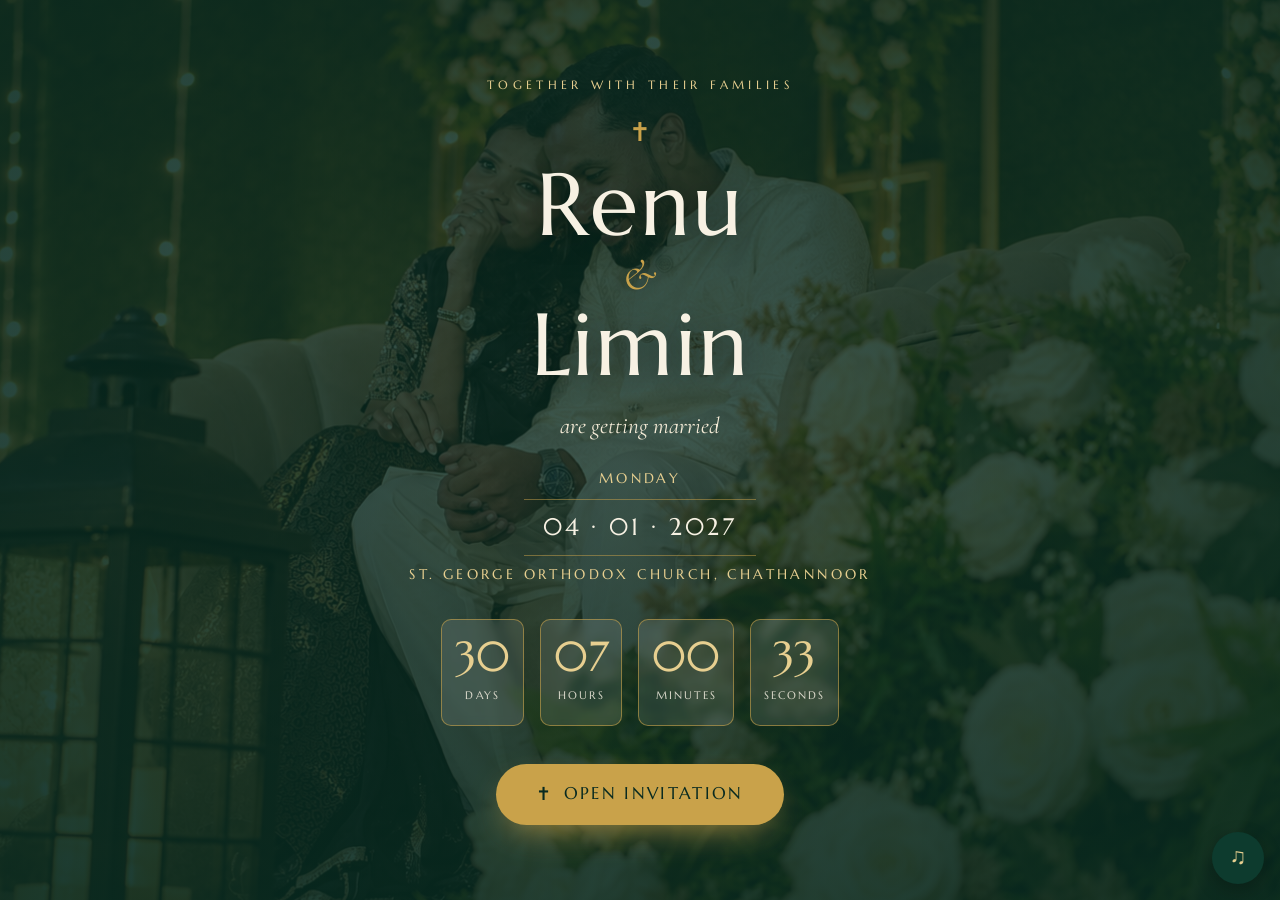
<file: index.html>
<!DOCTYPE html>
<html lang="en">
<head>
  <meta charset="UTF-8" />
  <meta name="viewport" content="width=device-width, initial-scale=1.0" />
  <title>Renu &amp; Limin — Wedding Invitation · 04 Jan 2027</title>
  <meta name="description" content="With joy we invite you to the wedding of Renu Elizabeth Kuruvilla &amp; Limin Thomas. St. George Orthodox Church, Chathannoor (Valiyapally). Monday, 4 January 2027, 11 AM." />

  <!-- Social share preview -->
  <meta property="og:title" content="Renu &amp; Limin's Wedding — 4 January 2027" />
  <meta property="og:description" content="St. George Orthodox Church, Chathannoor (Valiyapally) · Monday, 4 January 2027 · 11 AM" />
  <meta property="og:image" content="images/hero.png" />
  <meta property="og:type" content="website" />

  <link rel="preconnect" href="https://fonts.googleapis.com" />
  <link rel="preconnect" href="https://fonts.gstatic.com" crossorigin />
  <link href="https://fonts.googleapis.com/css2?family=Cormorant+Garamond:ital,wght@0,400;0,500;0,600;1,400&family=Marcellus&family=Cormorant+SC:wght@500;600&display=swap" rel="stylesheet" />
  <link rel="stylesheet" href="styles.css" />
</head>
<body>

  <!-- ============ OPENING / COVER ============ -->
  <main class="cover">
    <div class="hero__bg" style="background-image:url('images/hero.png')"></div>
    <div class="hero__overlay"></div>

    <div class="cover__content">
      <p class="hero__eyebrow">Together with their families</p>
      <div class="hero__cross">&#10013;</div>
      <h1 class="hero__names">
        <span>Renu</span>
        <span class="hero__amp">&amp;</span>
        <span>Limin</span>
      </h1>
      <p class="hero__tag">are getting married</p>

      <div class="hero__date">
        <span>Monday</span>
        <span class="hero__date-main">04 &middot; 01 &middot; 2027</span>
        <span>St. George Orthodox Church, Chathannoor</span>
      </div>

      <!-- Countdown -->
      <div class="cover__count">
        <div class="count__grid" id="countdown">
          <div class="count__box"><span class="count__num" id="cd-days">--</span><span class="count__label">Days</span></div>
          <div class="count__box"><span class="count__num" id="cd-hours">--</span><span class="count__label">Hours</span></div>
          <div class="count__box"><span class="count__num" id="cd-mins">--</span><span class="count__label">Minutes</span></div>
          <div class="count__box"><span class="count__num" id="cd-secs">--</span><span class="count__label">Seconds</span></div>
        </div>
        <p class="count__done count__done--light" id="cd-done" hidden>Today is the day. Praise God! &#10013;</p>
      </div>

      <!-- Button that opens the full invitation -->
      <a href="invitation.html" class="cover__btn">
        <span class="cover__btn-cross">&#10013;</span>
        Open Invitation
      </a>
    </div>
  </main>

  <!-- Background music -->
  <audio id="bgMusic" src="music.mp3" loop preload="none"></audio>
  <button id="musicBtn" class="music-btn" type="button" aria-label="Play music" title="Play music"><span class="music-btn__icon">&#9835;</span></button>

  <script src="script.js"></script>
</body>
</html>
</file>
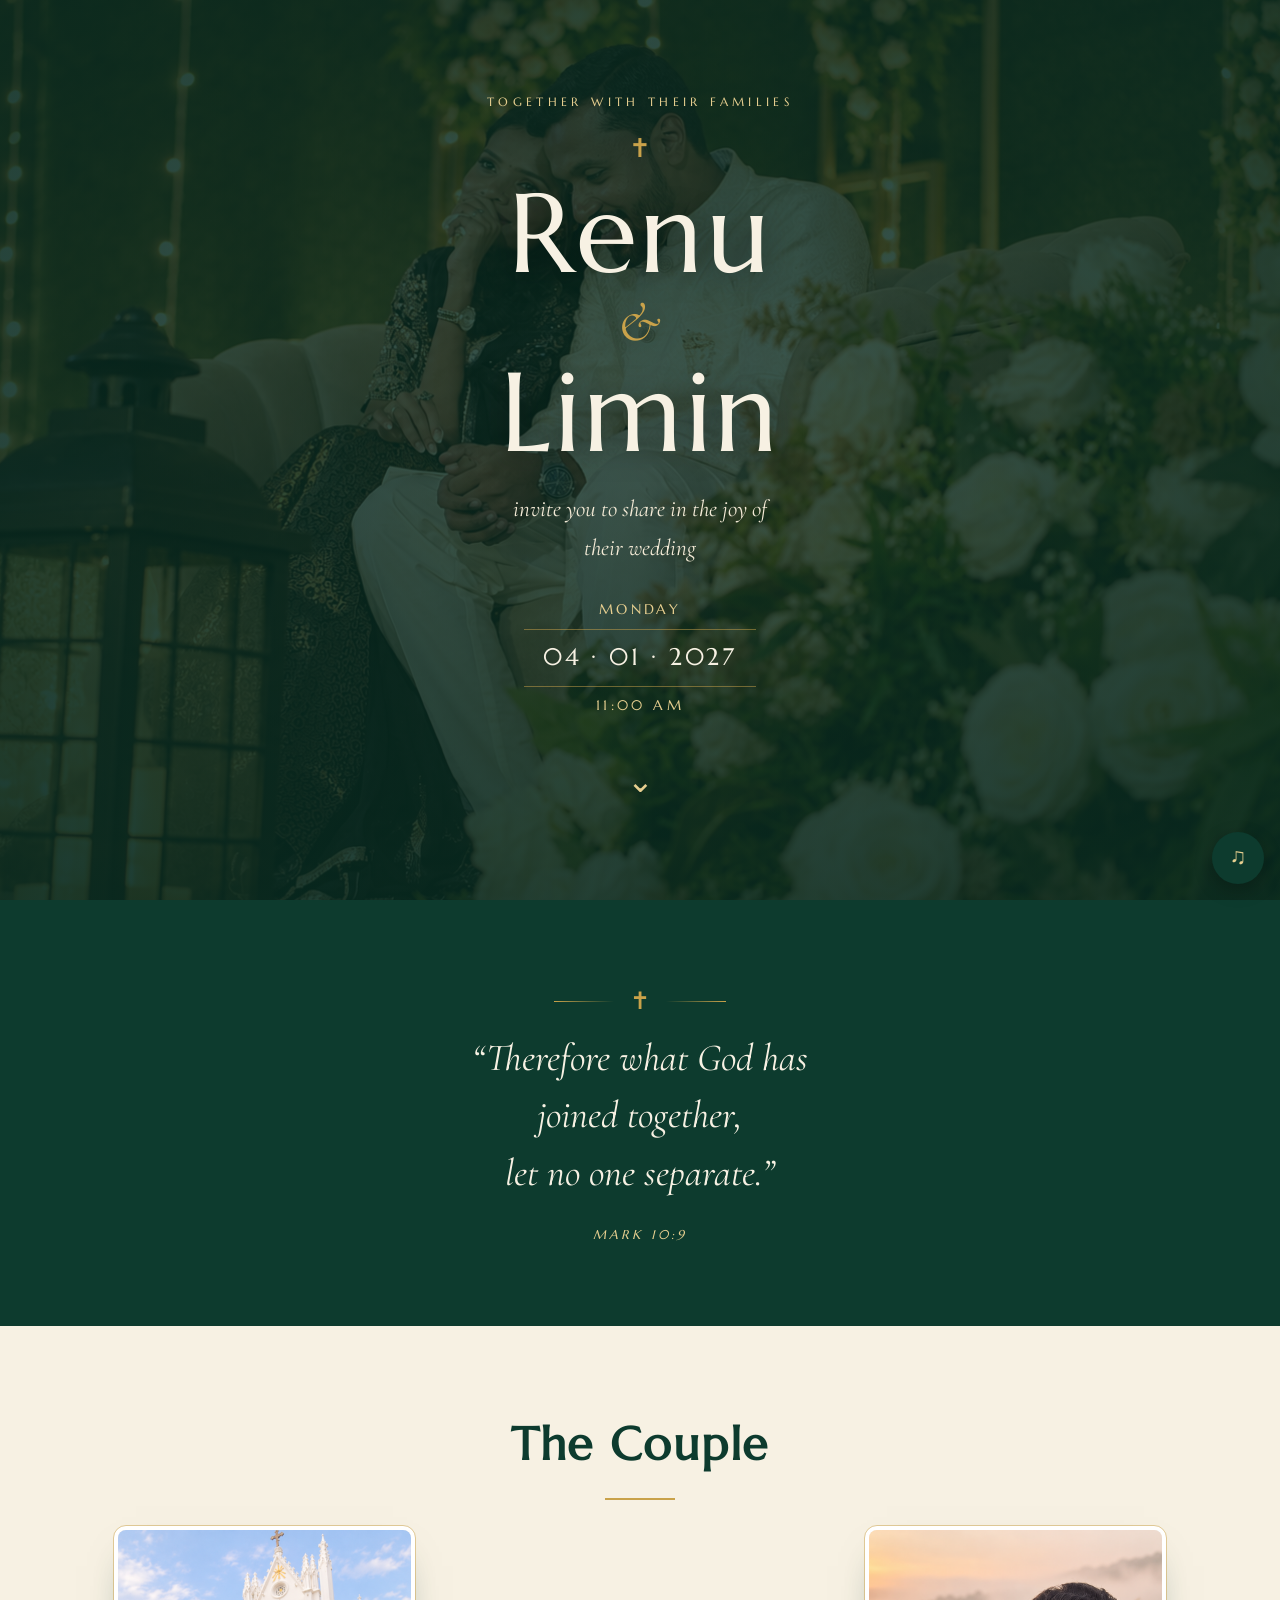
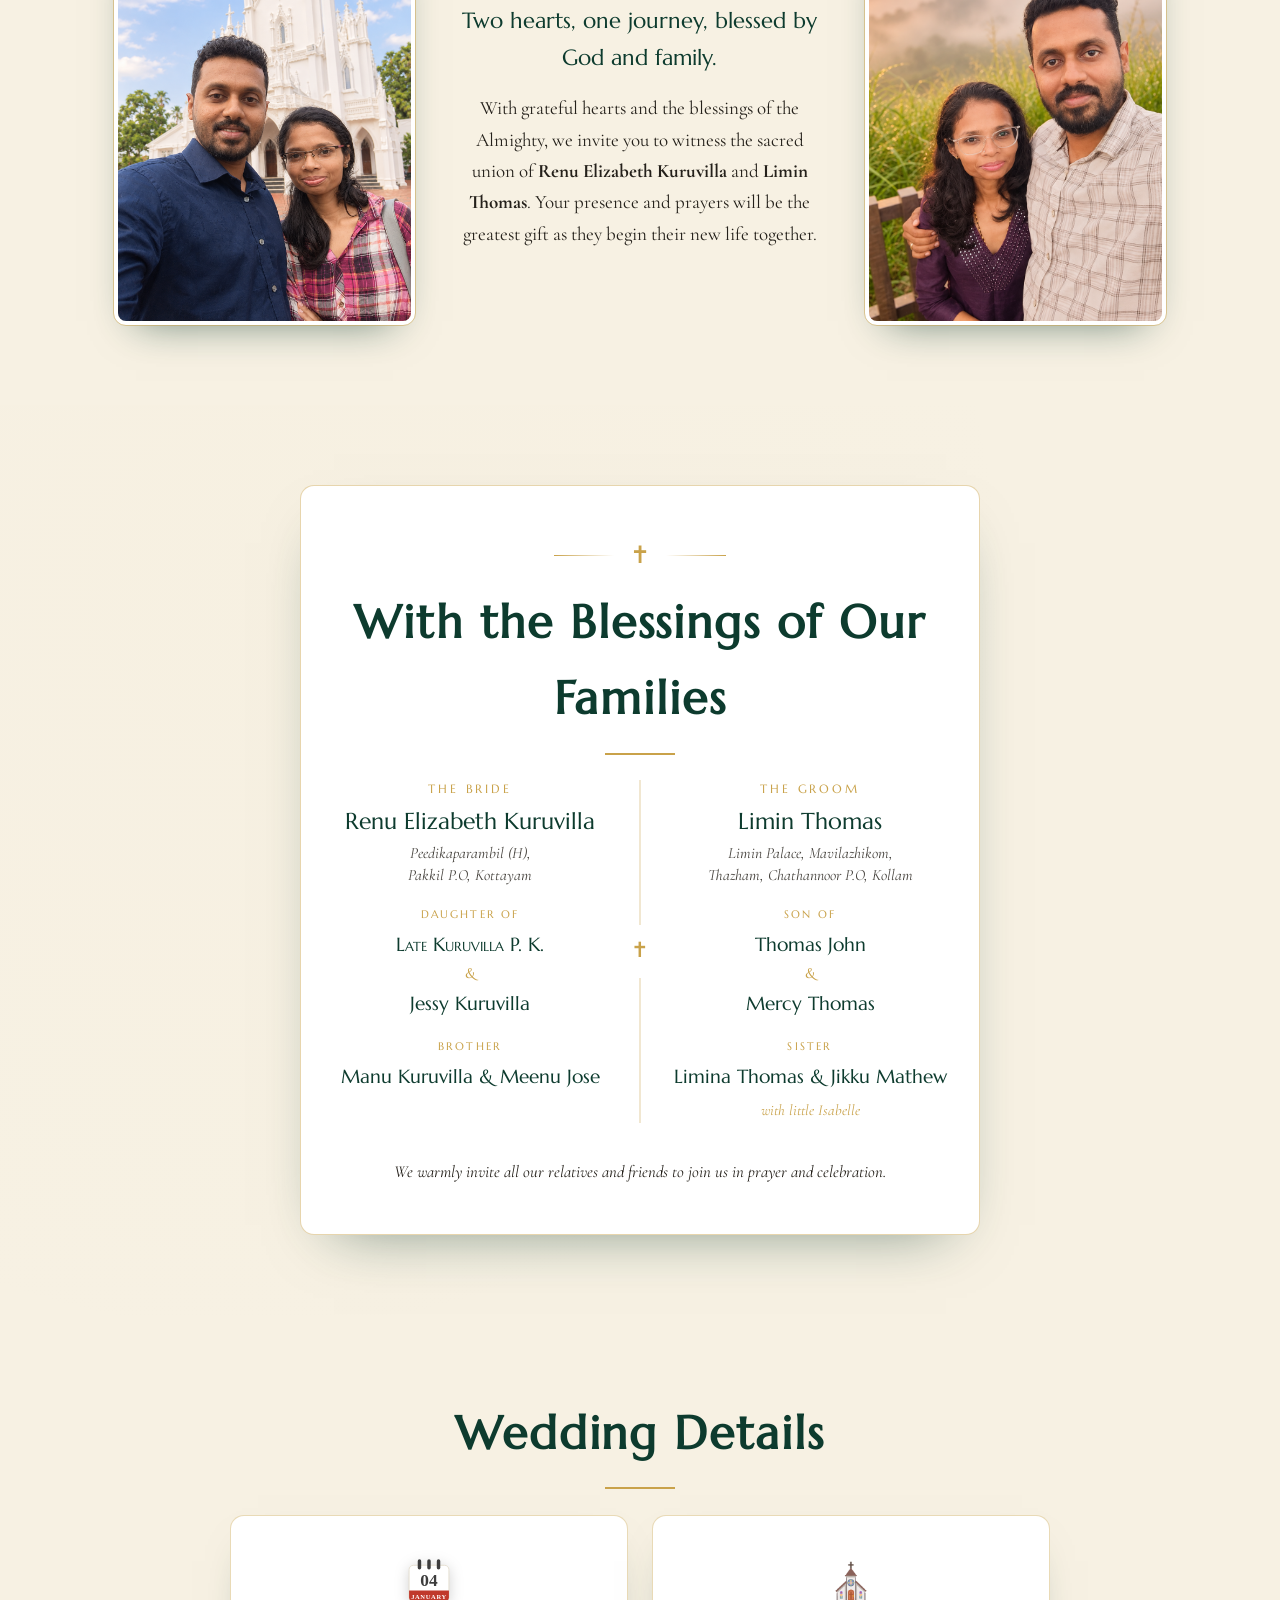
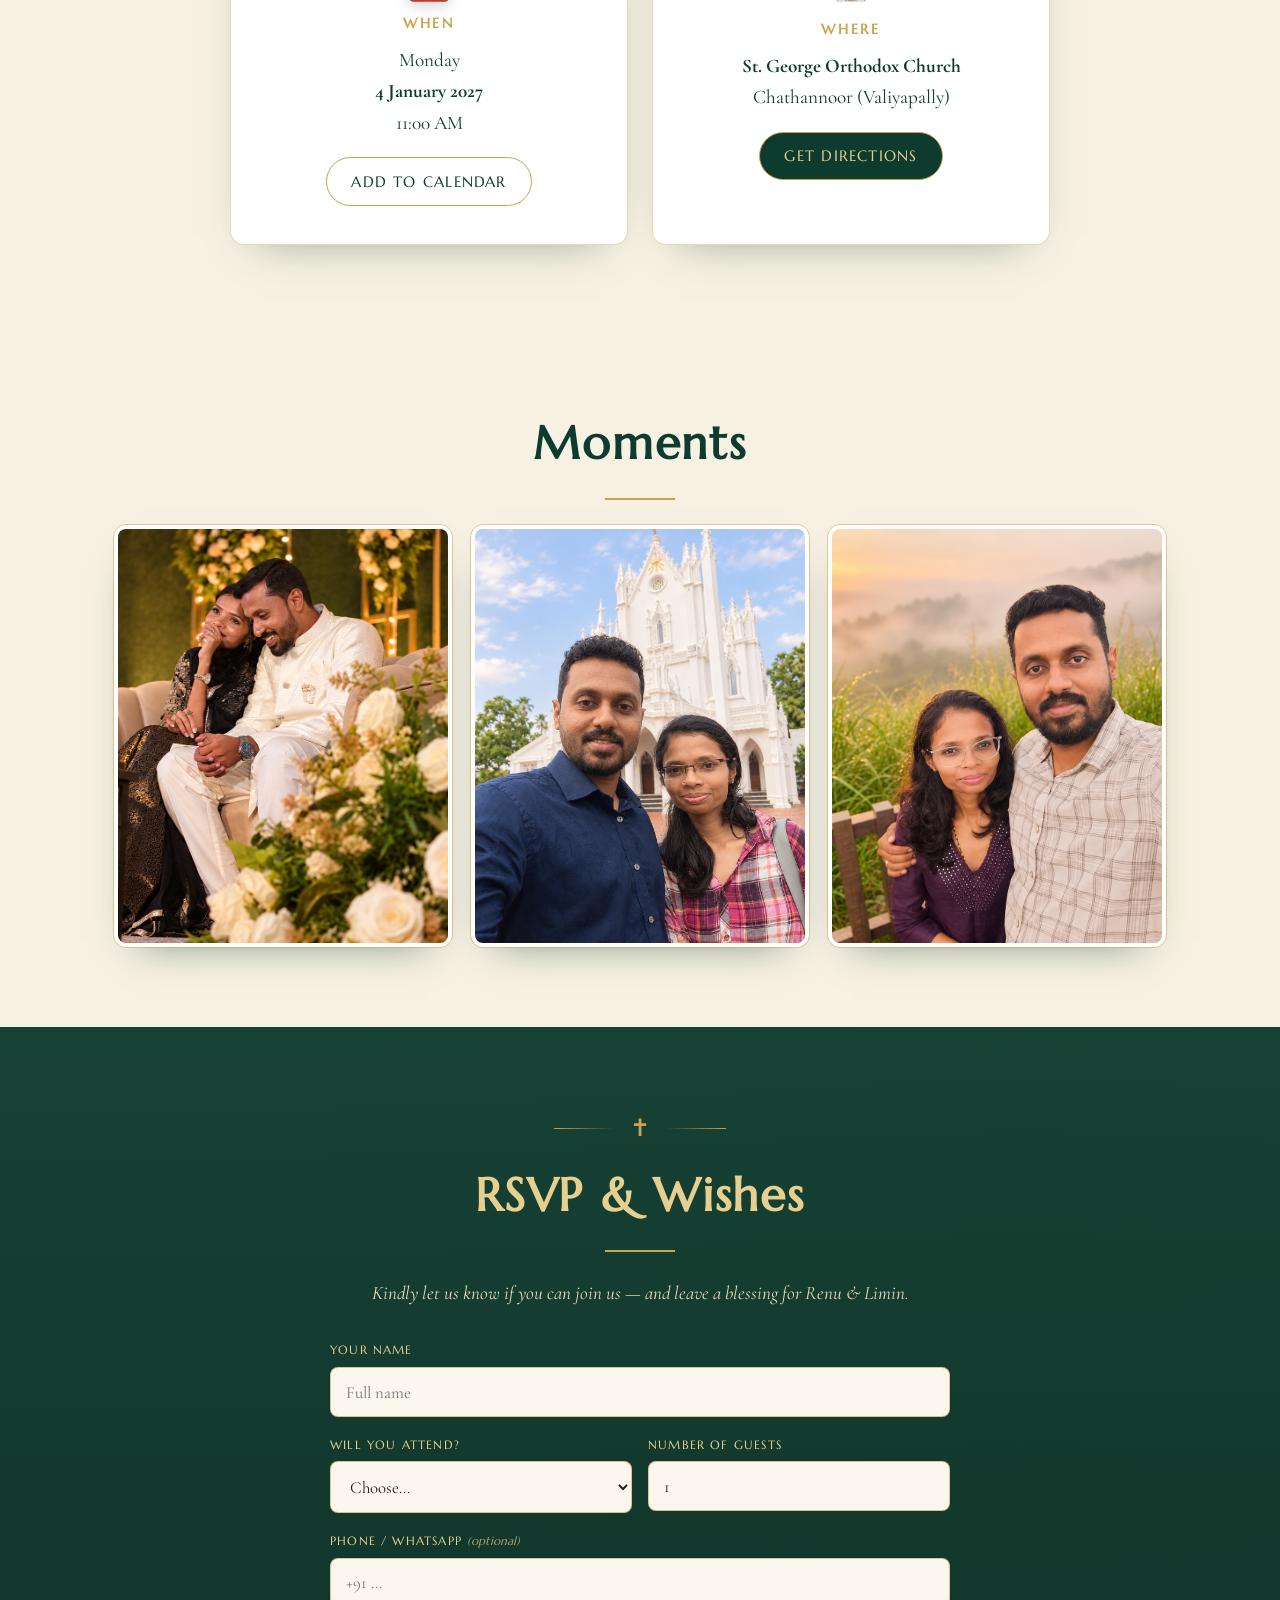
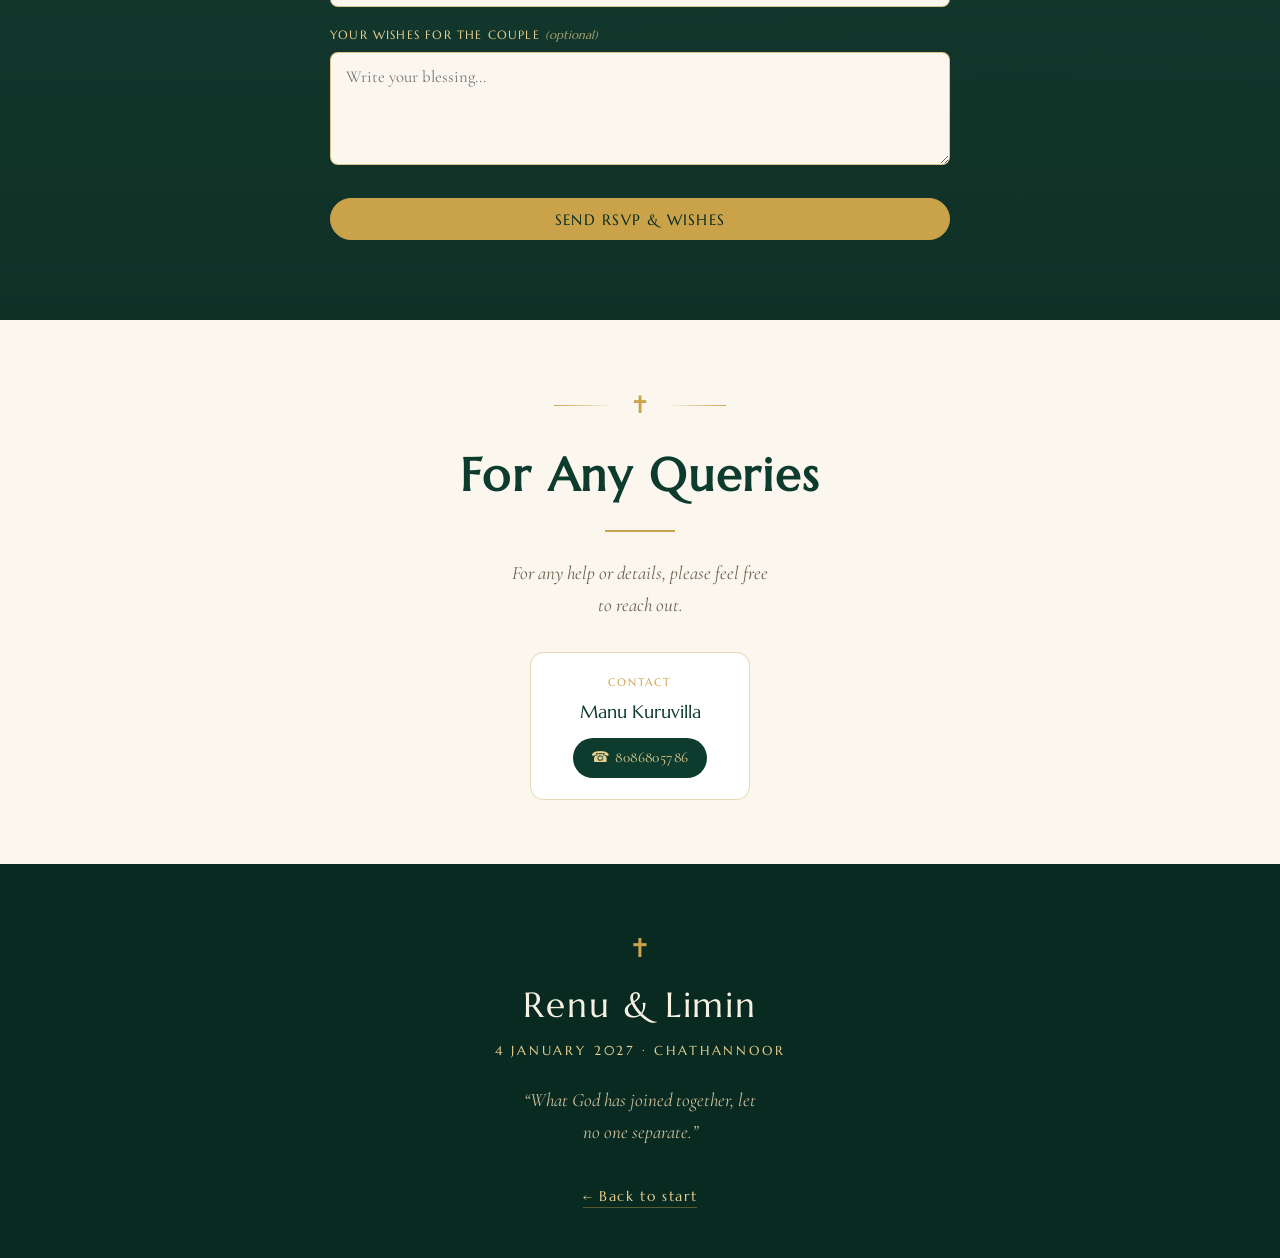
<file: invitation.html>
<!DOCTYPE html>
<html lang="en">
<head>
  <meta charset="UTF-8" />
  <meta name="viewport" content="width=device-width, initial-scale=1.0" />
  <title>Renu &amp; Limin — Wedding Invitation · 04 Jan 2027</title>
  <meta name="description" content="With joy we invite you to the wedding of Renu Elizabeth Kuruvilla &amp; Limin Thomas. St. George Orthodox Church, Chathannoor (Valiyapally). Monday, 4 January 2027, 11 AM." />

  <meta property="og:title" content="Renu &amp; Limin's Wedding — 4 January 2027" />
  <meta property="og:description" content="St. George Orthodox Church, Chathannoor (Valiyapally) · Monday, 4 January 2027 · 11 AM" />
  <meta property="og:image" content="images/hero.png" />
  <meta property="og:type" content="website" />

  <link rel="preconnect" href="https://fonts.googleapis.com" />
  <link rel="preconnect" href="https://fonts.gstatic.com" crossorigin />
  <link href="https://fonts.googleapis.com/css2?family=Cormorant+Garamond:ital,wght@0,400;0,500;0,600;1,400&family=Marcellus&family=Cormorant+SC:wght@500;600&display=swap" rel="stylesheet" />
  <link rel="stylesheet" href="styles.css" />
</head>
<body>

  <!-- ============ HERO ============ -->
  <header class="hero">
    <div class="hero__bg" style="background-image:url('images/hero.png')"></div>
    <div class="hero__overlay"></div>
    <div class="hero__content">
      <p class="hero__eyebrow">Together with their families</p>
      <div class="hero__cross">&#10013;</div>
      <h1 class="hero__names">
        <span>Renu</span>
        <span class="hero__amp">&amp;</span>
        <span>Limin</span>
      </h1>
      <p class="hero__tag">invite you to share in the joy of their wedding</p>
      <div class="hero__date">
        <span>Monday</span>
        <span class="hero__date-main">04 &middot; 01 &middot; 2027</span>
        <span>11:00 AM</span>
      </div>
      <a href="#verse" class="hero__scroll" aria-label="See details">&#8964;</a>
    </div>
  </header>

  <!-- ============ VERSE ============ -->
  <section class="verse" id="verse" aria-label="Blessing">
    <div class="verse__rule"><span>&#10013;</span></div>
    <blockquote class="verse__text">
      &ldquo;Therefore what God has joined together,<br />let no one separate.&rdquo;
    </blockquote>
    <cite class="verse__cite">Mark 10:9</cite>
  </section>

  <!-- ============ COUPLE / STORY ============ -->
  <section class="story">
    <h2 class="section__title">The Couple</h2>
    <div class="story__grid">
      <figure class="story__card">
        <img src="images/church.png" alt="Renu and Limin outside the church" loading="lazy" />
      </figure>
      <div class="story__text">
        <p class="story__lead">Two hearts, one journey, blessed by God and family.</p>
        <p>With grateful hearts and the blessings of the Almighty, we invite you to witness the sacred union of <strong>Renu Elizabeth Kuruvilla</strong> and <strong>Limin Thomas</strong>. Your presence and prayers will be the greatest gift as they begin their new life together.</p>
      </div>
      <figure class="story__card">
        <img src="images/hilltop.png" alt="Renu and Limin on a hilltop" loading="lazy" />
      </figure>
    </div>
  </section>

  <!-- ============ FAMILY / INVITATION ============ -->
  <section class="family">
    <div class="family__inner">
      <div class="verse__rule"><span>&#10013;</span></div>
      <h2 class="section__title">With the Blessings of Our Families</h2>

      <div class="family__two">
        <!-- Bride -->
        <div class="family__side">
          <p class="family__role">The Bride</p>
          <p class="family__name">Renu Elizabeth Kuruvilla</p>
          <p class="family__house">Peedikaparambil (H),<br />Pakkil P.O, Kottayam</p>
          <p class="family__of">Daughter of</p>
          <p class="family__parents">
            <span class="family__late">Late Kuruvilla P. K.</span>
            <span class="family__and">&amp;</span>
            <span>Jessy Kuruvilla</span>
          </p>
          <p class="family__by">Brother</p>
          <p class="family__rel">Manu Kuruvilla &amp; Meenu Jose</p>
        </div>

        <div class="family__divider" aria-hidden="true"><span>&#10013;</span></div>

        <!-- Groom -->
        <div class="family__side">
          <p class="family__role">The Groom</p>
          <p class="family__name">Limin Thomas</p>
          <p class="family__house">Limin Palace, Mavilazhikom,<br />Thazham, Chathannoor P.O, Kollam</p>
          <p class="family__of">Son of</p>
          <p class="family__parents">
            <span>Thomas John</span>
            <span class="family__and">&amp;</span>
            <span>Mercy Thomas</span>
          </p>
          <p class="family__by">Sister</p>
          <p class="family__rel">Limina Thomas &amp; Jikku Mathew</p>
          <p class="family__niece">with little Isabelle</p>
        </div>
      </div>

      <p class="family__note">
        We warmly invite all our relatives and friends to join us in prayer and celebration.
      </p>
    </div>
  </section>

  <!-- ============ DETAILS ============ -->
  <section class="details" id="details">
    <h2 class="section__title">Wedding Details</h2>
    <div class="details__grid">
      <div class="details__card">
        <div class="details__icon details__icon--cal">
          <svg viewBox="0 0 120 120" width="52" height="52" xmlns="http://www.w3.org/2000/svg" role="img" aria-label="4 January">
            <rect x="14" y="26" width="92" height="84" rx="10" fill="#ffffff" stroke="#e3dccb" stroke-width="2"/>
            <path d="M14 84h92v16a10 10 0 0 1-10 10H24a10 10 0 0 1-10-10z" fill="#c0392b"/>
            <g fill="#3d3d3d">
              <rect x="34" y="12" width="8" height="24" rx="4"/>
              <rect x="56" y="12" width="8" height="24" rx="4"/>
              <rect x="78" y="12" width="8" height="24" rx="4"/>
            </g>
            <text x="60" y="74" text-anchor="middle" font-family="Georgia, serif" font-size="40" font-weight="700" fill="#3d3d3d">04</text>
            <text x="60" y="103" text-anchor="middle" font-family="Georgia, serif" font-size="15" font-weight="700" letter-spacing="1.5" fill="#ffffff">JANUARY</text>
          </svg>
        </div>
        <h3>When</h3>
        <p>Monday<br /><strong>4 January 2027</strong><br />11:00 AM</p>
        <a class="btn btn--ghost" id="calBtn" href="#">Add to Calendar</a>
      </div>
      <div class="details__card">
        <div class="details__icon">&#9962;</div>
        <h3>Where</h3>
        <p><strong>St. George Orthodox Church</strong><br />Chathannoor (Valiyapally)</p>
        <a class="btn" href="https://share.google/j6Bvx2eJVN41XjoC5" target="_blank" rel="noopener">Get Directions</a>
      </div>
    </div>
  </section>

  <!-- ============ GALLERY ============ -->
  <section class="gallery">
    <h2 class="section__title">Moments</h2>
    <div class="gallery__grid">
      <img src="images/hero.png" alt="Renu and Limin at their engagement" loading="lazy" />
      <img src="images/church.png" alt="The couple outside the church" loading="lazy" />
      <img src="images/hilltop.png" alt="The couple on a hilltop" loading="lazy" />
    </div>
  </section>

  <!-- ============ RSVP & WISHES ============ -->
  <section class="rsvp" id="rsvp">
    <div class="rsvp__inner">
      <div class="verse__rule"><span>&#10013;</span></div>
      <h2 class="section__title">RSVP &amp; Wishes</h2>
      <p class="rsvp__sub">Kindly let us know if you can join us &mdash; and leave a blessing for Renu &amp; Limin.</p>

      <form class="rsvp__form" id="rsvpForm"
            action="https://docs.google.com/forms/d/e/1FAIpQLScsXci7XNloCNzYmwL9-PKrGPUGJ1PsnbVKqBP6nSqPAqR1IA/formResponse"
            method="POST" target="hidden_iframe">

        <label class="rsvp__field">Your Name
          <input type="text" name="entry.2098480747" required placeholder="Full name" />
        </label>

        <div class="rsvp__grid">
          <label class="rsvp__field">Will you attend?
            <select name="entry.291308951" required>
              <option value="">Choose&hellip;</option>
              <option value="Joyfully accept">Joyfully accept</option>
              <option value="Regretfully decline">Regretfully decline</option>
            </select>
          </label>
          <label class="rsvp__field">Number of guests
            <input type="number" name="entry.2074531736" min="1" value="1" />
          </label>
        </div>

        <label class="rsvp__field">Phone / WhatsApp <span>(optional)</span>
          <input type="tel" name="entry.864843343" placeholder="+91 ..." />
        </label>

        <label class="rsvp__field">Your wishes for the couple <span>(optional)</span>
          <textarea name="entry.953169895" rows="4" placeholder="Write your blessing..."></textarea>
        </label>

        <button type="submit" class="btn rsvp__btn">Send RSVP &amp; Wishes</button>
      </form>
      <iframe name="hidden_iframe" title="hidden" style="display:none"></iframe>

      <p class="rsvp__thanks" id="rsvpThanks" hidden>
        Thank you! Your message has reached the family. &#10013;
      </p>
    </div>
  </section>

  <!-- ============ CONTACT / QUERIES ============ -->
  <section class="contact" id="contact">
    <div class="verse__rule"><span>&#10013;</span></div>
    <h2 class="section__title">For Any Queries</h2>
    <p class="contact__sub">For any help or details, please feel free to reach out.</p>
    <div class="contact__list">
      <div class="contact__card">
        <span class="contact__role">Contact</span>
        <span class="contact__name">Manu Kuruvilla</span>
        <a class="contact__tel" href="tel:+918086805786">&#9742; 8086805786</a>
      </div>
    </div>
  </section>

  <!-- ============ FOOTER ============ -->
  <footer class="footer">
    <div class="hero__cross">&#10013;</div>
    <p class="footer__names">Renu &amp; Limin</p>
    <p class="footer__line">4 January 2027 &middot; Chathannoor</p>
    <p class="footer__bless">&ldquo;What God has joined together, let no one separate.&rdquo;</p>
    <p class="footer__back"><a href="index.html">&#8592; Back to start</a></p>
  </footer>

  <!-- Background music -->
  <audio id="bgMusic" src="music.mp3" loop preload="none"></audio>
  <button id="musicBtn" class="music-btn" type="button" aria-label="Play music" title="Play music"><span class="music-btn__icon">&#9835;</span></button>

  <script src="script.js"></script>
</body>
</html>
</file>
<file: styles.css>
/* =========================================================
   Renu's Wedding — Emerald & Gold
   ========================================================= */
:root{
  --emerald:#0d3b2e;
  --emerald-deep:#082a20;
  --emerald-soft:#15503e;
  --gold:#c9a24a;
  --gold-light:#e7cf90;
  --ivory:#f7f1e3;
  --cream:#fbf7ef;
  --ink:#24201a;
  --serif:'Cormorant Garamond', Georgia, serif;
  --display:'Marcellus', 'Cormorant SC', serif;
}

*{box-sizing:border-box;margin:0;padding:0}
html{scroll-behavior:smooth}
body{
  font-family:var(--serif);
  color:var(--ink);
  background:var(--ivory);
  font-size:19px;
  line-height:1.65;
  -webkit-font-smoothing:antialiased;
}
img{display:block;max-width:100%;height:auto}

/* ---------- shared ---------- */
.section__title{
  font-family:var(--display);
  font-size:clamp(1.8rem,5vw,2.9rem);
  text-align:center;
  color:var(--emerald);
  letter-spacing:.04em;
  margin-bottom:1.6rem;
  position:relative;
}
.section__title::after{
  content:"";
  display:block;
  width:70px;height:2px;
  background:var(--gold);
  margin:1rem auto 0;
}
.verse__rule{ text-align:center; color:var(--gold); margin-bottom:1rem; }
.verse__rule span{
  display:inline-flex;
  align-items:center;
  justify-content:center;
  gap:1rem;
  font-size:1.5rem;
  line-height:1;
}
.verse__rule span::before,
.verse__rule span::after{
  content:"";
  width:60px;height:1px;
  background:linear-gradient(90deg,transparent,var(--gold));
}
.verse__rule span::before{ transform:scaleX(-1); }

.btn{
  display:inline-block;
  margin-top:1.1rem;
  padding:.7em 1.6em;
  background:var(--emerald);
  color:var(--gold-light);
  font-family:var(--display);
  font-size:.95rem;
  letter-spacing:.08em;
  text-transform:uppercase;
  text-decoration:none;
  border:1px solid var(--gold);
  border-radius:40px;
  transition:all .25s ease;
}
.btn:hover{ background:var(--gold); color:var(--emerald-deep); }
.btn--ghost{ background:transparent; color:var(--emerald); }
.btn--ghost:hover{ background:var(--emerald); color:var(--gold-light); }

/* ---------- hero ---------- */
.hero{
  position:relative;
  min-height:100vh;
  display:flex;
  align-items:center;
  justify-content:center;
  text-align:center;
  overflow:hidden;
}
.hero__bg{
  position:absolute; inset:0;
  background-size:cover;
  background-position:center 30%;
  transform:scale(1.05);
  animation:slowzoom 18s ease-in-out infinite alternate;
}
@keyframes slowzoom{ to{ transform:scale(1.15) } }
.hero__overlay{
  position:absolute; inset:0;
  background:
    radial-gradient(ellipse at center, rgba(8,42,32,.45) 0%, rgba(8,42,32,.78) 100%),
    linear-gradient(to bottom, rgba(8,42,32,.55), rgba(8,42,32,.65));
}
.hero__content{
  position:relative;
  color:var(--ivory);
  padding:2rem 1.2rem;
  max-width:760px;
}
.hero__eyebrow{
  font-family:var(--display);
  letter-spacing:.35em;
  text-transform:uppercase;
  font-size:.78rem;
  color:var(--gold-light);
  margin-bottom:1rem;
}
.hero__cross{ color:var(--gold); font-size:1.6rem; margin-bottom:.4rem; }
.hero__names{
  font-family:var(--display);
  font-weight:400;
  font-size:clamp(3rem,13vw,7rem);
  line-height:1;
  letter-spacing:.02em;
  text-shadow:0 2px 30px rgba(0,0,0,.4);
}
.hero__names span{ display:block; }
.hero__amp{
  color:var(--gold);
  font-family:var(--serif);
  font-style:italic;
  font-size:.5em;
  margin:.1em 0;
}
.hero__tag{
  font-style:italic;
  font-size:clamp(1.05rem,3.5vw,1.45rem);
  margin:1.4rem auto .2rem;
  max-width:28ch;
  color:#f3ead6;
}
.hero__date{
  margin-top:2rem;
  display:flex;
  flex-direction:column;
  gap:.2rem;
  font-family:var(--display);
  letter-spacing:.25em;
  text-transform:uppercase;
  font-size:.85rem;
  color:var(--gold-light);
}
.hero__date-main{
  font-size:1.5rem;
  letter-spacing:.12em;
  color:var(--ivory);
  padding:.5rem 0;
  border-top:1px solid rgba(201,162,74,.5);
  border-bottom:1px solid rgba(201,162,74,.5);
  margin:.3rem auto;
  width:fit-content;
  padding-left:1.2rem;padding-right:1.2rem;
}
.hero__scroll{
  display:inline-block;
  margin-top:2.4rem;
  color:var(--gold-light);
  font-size:2rem;
  text-decoration:none;
  animation:bob 2s ease-in-out infinite;
}
@keyframes bob{ 50%{ transform:translateY(8px) } }

/* ---------- cover / opening page ---------- */
.cover{
  position:relative;
  height:100vh;
  height:100dvh;           /* exact screen height on mobile (handles browser bars) */
  display:flex;
  align-items:center;
  justify-content:center;
  text-align:center;
  overflow:hidden;         /* no scrolling on the opening screen */
}
.cover__content{
  position:relative;
  color:var(--ivory);
  padding:clamp(1rem,4vh,2.5rem) 1.2rem;
  max-width:760px;
  max-height:100dvh;
  animation:fadeUp 1.2s ease both;
}
.cover .hero__names{ font-size:clamp(2.6rem,11vw,5.5rem); }
.cover .hero__tag{ margin-top:clamp(.5rem,2vh,1.4rem); }
.cover .hero__date{ margin-top:clamp(.8rem,2.5vh,2rem); }
.cover__count{ margin-top:clamp(.9rem,2.5vh,2rem); }
@keyframes fadeUp{ from{ opacity:0; transform:translateY(24px) } to{ opacity:1; transform:none } }
.cover__count{ margin-top:2rem; }
.cover__count .count__box{
  background:rgba(255,255,255,.1);
  border:1px solid rgba(201,162,74,.6);
  backdrop-filter:blur(4px);
  box-shadow:none;
  min-width:78px;
  padding:1rem .8rem;
}
.cover__count .count__num{ color:var(--gold-light); }
.cover__count .count__label{ color:var(--ivory); opacity:.85; }
.count__done--light{ color:var(--gold-light); }

.cover__btn{
  display:inline-flex;
  align-items:center;
  gap:.6em;
  margin-top:2.4rem;
  padding:.9em 2.4em;
  background:var(--gold);
  color:var(--emerald-deep);
  font-family:var(--display);
  font-size:1.05rem;
  letter-spacing:.14em;
  text-transform:uppercase;
  text-decoration:none;
  border-radius:44px;
  box-shadow:0 14px 34px -12px rgba(201,162,74,.8);
  transition:transform .25s ease, box-shadow .25s ease, background .25s ease;
  animation:pulseGlow 2.6s ease-in-out infinite;
}
.cover__btn:hover{
  transform:translateY(-3px);
  background:var(--gold-light);
  box-shadow:0 20px 44px -12px rgba(201,162,74,.95);
}
.cover__btn-cross{ font-size:1.1em; }
@keyframes pulseGlow{
  0%,100%{ box-shadow:0 14px 34px -12px rgba(201,162,74,.6) }
  50%{ box-shadow:0 14px 40px -8px rgba(201,162,74,1) }
}

/* ---------- verse ---------- */
.verse{
  background:var(--emerald);
  color:var(--ivory);
  text-align:center;
  padding:5rem 1.5rem;
}
.verse__text{
  font-family:var(--serif);
  font-style:italic;
  font-size:clamp(1.5rem,5vw,2.4rem);
  line-height:1.5;
  max-width:24ch;
  margin:0 auto;
}
.verse__cite{
  display:block;
  margin-top:1.4rem;
  font-family:var(--display);
  letter-spacing:.25em;
  text-transform:uppercase;
  font-size:.8rem;
  color:var(--gold-light);
}

/* ---------- countdown ---------- */
.count{ padding:4.5rem 1.5rem; text-align:center; }
.count__grid{
  display:flex;
  justify-content:center;
  gap:1rem;
  flex-wrap:wrap;
  margin-top:1rem;
}
.count__box{
  min-width:92px;
  padding:1.3rem 1rem;
  background:#fff;
  border:1px solid rgba(201,162,74,.4);
  border-radius:10px;
  box-shadow:0 10px 30px -18px rgba(13,59,46,.5);
}
.count__num{
  display:block;
  font-family:var(--display);
  font-size:2.6rem;
  color:var(--emerald);
  line-height:1;
}
.count__label{
  font-family:var(--display);
  letter-spacing:.18em;
  text-transform:uppercase;
  font-size:.7rem;
  color:var(--gold);
}
.count__done{
  font-size:1.6rem; font-style:italic; color:var(--emerald); margin-top:1rem;
}

/* ---------- story ---------- */
.story{ padding:5rem 1.5rem; max-width:1100px; margin:0 auto; }
.story__grid{
  display:grid;
  grid-template-columns:1fr 1.3fr 1fr;
  gap:1.8rem;
  align-items:center;
}
.story__card{
  border-radius:12px;
  overflow:hidden;
  box-shadow:0 18px 40px -22px rgba(13,59,46,.65);
  border:4px solid #fff;
  outline:1px solid rgba(201,162,74,.5);
}
.story__card img{ aspect-ratio:3/4; object-fit:cover; width:100%; }
.story__text{ text-align:center; padding:1rem; }
.story__lead{
  font-family:var(--display);
  font-size:1.4rem;
  color:var(--emerald);
  margin-bottom:1rem;
}

/* ---------- family ---------- */
.family{
  background:
    linear-gradient(rgba(247,241,227,.92),rgba(247,241,227,.92)),
    radial-gradient(circle at 20% 20%, rgba(201,162,74,.12), transparent 60%);
  padding:5rem 1.5rem;
}
.family__inner{
  max-width:680px;
  margin:0 auto;
  text-align:center;
  background:#fff;
  padding:3rem 2rem;
  border:1px solid rgba(201,162,74,.45);
  border-radius:14px;
  box-shadow:0 24px 60px -34px rgba(13,59,46,.6);
}
.family__two{
  display:grid;
  grid-template-columns:1fr auto 1fr;
  gap:1.5rem;
  align-items:start;
  margin-top:1.5rem;
}
.family__side{ text-align:center; }
.family__role{
  font-family:var(--display);
  letter-spacing:.25em; text-transform:uppercase;
  font-size:.72rem; color:var(--gold);
  margin-bottom:.5rem;
}
.family__name{
  font-family:var(--display);
  font-size:1.45rem; color:var(--emerald); line-height:1.2;
  margin-bottom:.5rem;
}
.family__house{
  font-style:italic; color:var(--ink); opacity:.85;
  font-size:.98rem; margin-bottom:1.2rem; line-height:1.4;
}
.family__divider{
  align-self:stretch;
  position:relative;
  display:flex; align-items:center; justify-content:center;
  color:var(--gold);
}
.family__divider::before{
  content:"";
  position:absolute; top:0; bottom:0; left:50%;
  width:1px; transform:translateX(-50%);
  background:rgba(201,162,74,.5);
}
.family__divider span{
  position:relative; z-index:1;
  font-size:1.3rem;
  display:flex; align-items:center; justify-content:center;
  background:#fff;            /* white gap so the line doesn't run through the cross */
  padding:.6rem 0;
}
.family__of,.family__by{
  font-family:var(--display);
  letter-spacing:.2em; text-transform:uppercase;
  font-size:.68rem; color:var(--gold);
  margin-bottom:.3rem;
}
.family__by{ margin-top:1.2rem; }
.family__parents,.family__rel{
  font-family:var(--display);
  font-size:1.2rem; color:var(--emerald);
}
.family__parents{ display:flex; flex-direction:column; align-items:center; }
.family__and{ color:var(--gold); font-size:.9rem; margin:.1rem 0; }
.family__late{ font-variant:small-caps; }
.family__niece{ font-style:italic; color:var(--gold); font-size:.95rem; margin-top:.3rem; }
.family__note{
  margin-top:2.2rem; font-style:italic; color:var(--ink); font-size:1.05rem;
  text-align:center;
}

@media (max-width:640px){
  .family__two{ grid-template-columns:1fr; gap:0; }
  .family__divider{ padding:1.6rem 0; }
  .family__divider::before{ display:none; }   /* no vertical line when stacked */
  .family__divider span{
    border-top:1px solid rgba(201,162,74,.5);
    width:60px; padding:1rem 0 0; background:transparent;
  }
}

/* ---------- details ---------- */
.details{ padding:5rem 1.5rem; text-align:center; }
.details__grid{
  display:flex; flex-wrap:wrap; justify-content:center; gap:1.5rem;
  max-width:820px; margin:0 auto;
}
.details__card{
  flex:1 1 300px;
  background:#fff;
  border:1px solid rgba(201,162,74,.4);
  border-radius:14px;
  padding:2.4rem 1.8rem;
  box-shadow:0 18px 44px -28px rgba(13,59,46,.55);
}
.details__icon{ font-size:2.2rem; margin-bottom:.4rem; }
.details__icon--cal{ line-height:0; }
.details__icon--cal svg{ display:inline-block; filter:drop-shadow(0 3px 7px rgba(0,0,0,.18)); }
.details__card h3{
  font-family:var(--display); color:var(--gold);
  letter-spacing:.2em; text-transform:uppercase; font-size:.85rem; margin-bottom:.6rem;
}
.details__card p{ color:var(--emerald); font-size:1.2rem; }

/* ---------- gallery ---------- */
.gallery{ padding:5rem 1.5rem; max-width:1100px; margin:0 auto; }
.gallery__grid{
  display:grid;
  grid-template-columns:repeat(auto-fit,minmax(240px,1fr));
  gap:1.2rem;
}
.gallery__grid img{
  width:100%; aspect-ratio:4/5; object-fit:cover;
  border-radius:12px;
  border:4px solid #fff;
  outline:1px solid rgba(201,162,74,.5);
  box-shadow:0 18px 40px -24px rgba(13,59,46,.6);
  transition:transform .3s ease;
}
.gallery__grid img:hover{ transform:translateY(-6px); }

/* ---------- rsvp & wishes ---------- */
.rsvp{
  background:
    linear-gradient(rgba(13,59,46,.96),rgba(8,42,32,.97)),
    radial-gradient(circle at 80% 10%, rgba(201,162,74,.18), transparent 55%);
  padding:5rem 1.5rem;
  color:var(--ivory);
}
.rsvp__inner{ max-width:620px; margin:0 auto; text-align:center; }
.rsvp .section__title{ color:var(--gold-light); }
.rsvp .section__title::after{ background:var(--gold); }
.rsvp .verse__rule{ color:var(--gold); }
.rsvp__sub{ color:#e7dcc2; font-style:italic; margin-bottom:2rem; }
.rsvp__form{ text-align:left; }
.rsvp__field{
  display:block;
  margin-bottom:1.1rem;
  font-family:var(--display);
  letter-spacing:.1em; text-transform:uppercase;
  font-size:.74rem; color:var(--gold-light);
}
.rsvp__field span{ text-transform:none; letter-spacing:0; opacity:.7; font-style:italic; }
.rsvp__field input,
.rsvp__field select,
.rsvp__field textarea{
  display:block;
  width:100%;
  margin-top:.45rem;
  padding:.8em .9em;
  font-family:var(--serif);
  font-size:1.05rem;
  color:var(--ink);
  background:#fbf7ef;
  border:1px solid rgba(201,162,74,.6);
  border-radius:8px;
  letter-spacing:0; text-transform:none;
}
.rsvp__field textarea{ resize:vertical; }
.rsvp__field input:focus,
.rsvp__field select:focus,
.rsvp__field textarea:focus{
  outline:none;
  border-color:var(--gold);
  box-shadow:0 0 0 3px rgba(201,162,74,.3);
}
.rsvp__grid{ display:grid; grid-template-columns:1fr 1fr; gap:1rem; }
.rsvp__btn{
  width:100%;
  margin-top:1rem;
  background:var(--gold);
  color:var(--emerald-deep);
  border-color:var(--gold);
  cursor:pointer;
}
.rsvp__btn:hover{ background:var(--gold-light); color:var(--emerald-deep); }
.rsvp__hp{ display:none; }
.rsvp__thanks{
  font-family:var(--display);
  font-size:1.4rem; color:var(--gold-light);
  margin-top:1rem;
}
@media (max-width:480px){
  .rsvp__grid{ grid-template-columns:1fr; gap:0; }
}

/* ---------- footer ---------- */
.footer{
  background:var(--emerald-deep);
  color:var(--ivory);
  text-align:center;
  padding:4rem 1.5rem 3rem;
}
.footer__names{
  font-family:var(--display);
  font-size:2.2rem; margin:.4rem 0; letter-spacing:.05em;
}
.footer__line{
  font-family:var(--display);
  letter-spacing:.22em; text-transform:uppercase; font-size:.8rem; color:var(--gold-light);
}
.footer__bless{
  margin-top:1.4rem; font-style:italic; color:#cbbf9f; max-width:30ch; margin-inline:auto;
}
.footer__back{ margin-top:2rem; }
.footer__back a{
  color:var(--gold-light); text-decoration:none;
  font-family:var(--display); letter-spacing:.12em; font-size:.85rem;
  border-bottom:1px solid rgba(201,162,74,.4); padding-bottom:2px;
}
.footer__back a:hover{ color:#fff; }

/* ---------- cover: fit short screens ---------- */
@media (max-height:760px){
  .cover__content{ padding:1rem 1.1rem; }
  .cover .hero__eyebrow{ font-size:.7rem; margin-bottom:.5rem; }
  .cover .hero__cross{ font-size:1.2rem; margin-bottom:.2rem; }
  .cover .hero__names{ font-size:clamp(2.3rem,9vw,4rem); }
  .cover .hero__tag{ font-size:1rem; }
  .cover .hero__date-main{ font-size:1.2rem; padding:.3rem 1rem; }
  .cover__count .count__box{ min-width:62px; padding:.6rem .5rem; }
  .cover__count .count__num{ font-size:1.7rem; }
  .cover__btn{ margin-top:clamp(.9rem,2.5vh,2rem); padding:.75em 2em; font-size:.98rem; }
}
@media (max-height:600px){
  .cover .hero__eyebrow{ margin-bottom:.3rem; letter-spacing:.2em; }
  .cover .hero__names{ font-size:clamp(2rem,8vw,3rem); }
  .cover .hero__tag{ display:none; }
  .cover__count .count__box{ min-width:54px; padding:.45rem .4rem; }
  .cover__count .count__num{ font-size:1.4rem; }
  .cover__count .count__label{ font-size:.62rem; }
}
/* narrow phones: keep the 4 countdown boxes on one row */
@media (max-width:360px){
  .cover__count .count__grid{ gap:.5rem; }
  .cover__count .count__box{ min-width:0; flex:1 1 0; padding:.5rem .3rem; }
}

/* ---------- scroll reveal ---------- */
.reveal{ opacity:0; transform:translateY(22px); transition:opacity .8s ease, transform .8s ease; }
.reveal--in{ opacity:1; transform:none; }
@media (prefers-reduced-motion:reduce){
  .reveal{ opacity:1; transform:none; transition:none; }
  .hero__bg{ animation:none; }
  .hero__scroll{ animation:none; }
  .cover__btn{ animation:none; }
  .cover__content{ animation:none; }
}

/* ---------- responsive ---------- */
@media (max-width:760px){
  body{ font-size:18px; }
  .story__grid{ grid-template-columns:1fr; }
  .story__card{ max-width:340px; margin:0 auto; }
  .count__box{ min-width:70px; padding:1rem .6rem; }
  .count__num{ font-size:2rem; }
}

/* ---------- Contact / queries ---------- */
.contact{ padding:4rem 1.5rem; text-align:center; background:#fbf7ee; }
.contact .verse__rule{ margin-bottom:1.2rem; }
.contact__sub{ color:#6b6150; font-style:italic; margin:0 auto 2rem; max-width:34ch; }
.contact__list{
  display:flex; flex-wrap:wrap; gap:1rem;
  justify-content:center; max-width:640px; margin:0 auto;
}
.contact__card{
  display:flex; flex-direction:column; align-items:center; gap:.35rem;
  min-width:220px; padding:1.3rem 1.6rem;
  border:1px solid rgba(201,162,74,.4); border-radius:14px;
  background:#fff;
}
.contact__name{
  font-family:var(--display); font-size:1.15rem; color:var(--emerald);
}
.contact__role{
  font-family:var(--display); letter-spacing:.18em; text-transform:uppercase;
  font-size:.66rem; color:var(--gold);
}
.contact__tel{
  display:inline-flex; align-items:center; gap:.4rem;
  margin-top:.3rem; padding:.5em 1.2em;
  background:var(--emerald); color:var(--gold-light);
  text-decoration:none; border-radius:999px;
  font-size:.95rem; letter-spacing:.03em;
}

/* ---------- Music toggle button ---------- */
.music-btn{
  position:fixed; right:16px; bottom:16px; z-index:50;
  width:52px; height:52px; border-radius:50%;
  border:none; cursor:pointer;
  background:var(--emerald); color:var(--gold-light);
  font-size:1.4rem; line-height:1;
  box-shadow:0 6px 18px rgba(0,0,0,.25);
  display:flex; align-items:center; justify-content:center;
}
.music-btn__icon{
  display:block; line-height:1;
  transform:translateY(-1px);   /* optical centering of the cross glyph */
}
.music-btn.is-playing{ animation:musicPulse 1.6s ease-in-out infinite; }
@keyframes musicPulse{
  0%,100%{ box-shadow:0 6px 18px rgba(0,0,0,.25); }
  50%{ box-shadow:0 6px 26px rgba(201,162,74,.6); }
}
</file>
